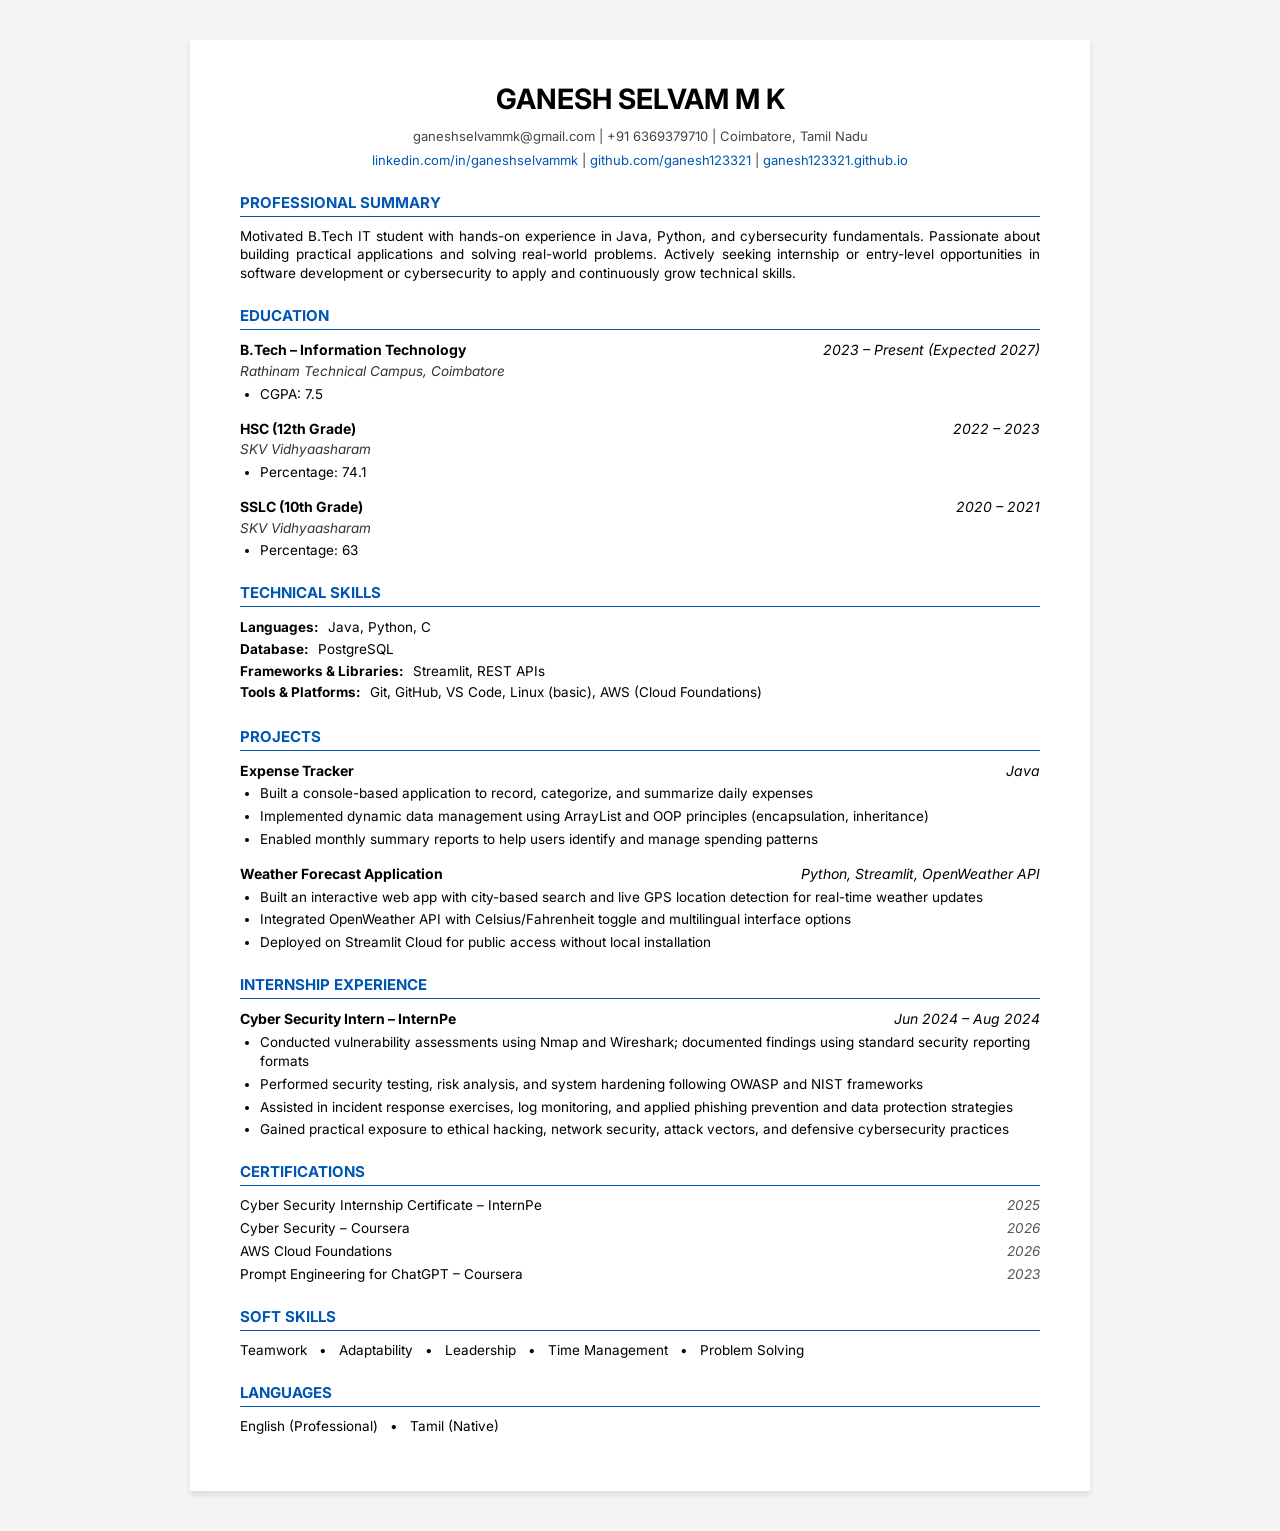
<file: resume.html>
<!DOCTYPE html>
<html lang="en">
<head>
    <meta charset="UTF-8">
    <meta name="viewport" content="width=device-width, initial-scale=1.0">
    <title>Ganesh Selvam M K - Resume</title>
    <link href="https://fonts.googleapis.com/css2?family=Inter:wght@400;600;700&display=swap" rel="stylesheet">
    <style>
        body {
            font-family: 'Inter', sans-serif;
            background-color: #f4f4f5;
            color: #000;
            margin: 0;
            padding: 40px 20px;
            line-height: 1.4;
        }
        .resume-container {
            max-width: 800px;
            margin: 0 auto;
            background-color: #fff;
            padding: 40px 50px;
            box-shadow: 0 4px 6px rgba(0,0,0,0.1);
        }
        .header {
            text-align: center;
            margin-bottom: 20px;
        }
        .header h1 {
            font-size: 28px;
            margin: 0 0 8px 0;
            font-weight: 700;
            text-transform: uppercase;
        }
        .contact-info {
            font-size: 13px;
            color: #444;
            margin-bottom: 6px;
        }
        .contact-info a {
            color: #0056b3;
            text-decoration: none;
        }
        .contact-info a:hover {
            text-decoration: underline;
        }
        .section-title {
            font-size: 15px;
            font-weight: 700;
            text-transform: uppercase;
            color: #0056b3;
            border-bottom: 1.5px solid #0056b3;
            padding-bottom: 3px;
            margin-top: 22px;
            margin-bottom: 10px;
        }
        .content-block {
            margin-bottom: 15px;
        }
        .content-text {
            font-size: 13.5px;
            text-align: justify;
            margin: 0;
        }
        .flex-between {
            display: flex;
            justify-content: space-between;
            align-items: flex-start;
            font-size: 14px;
        }
        .bold {
            font-weight: 700;
        }
        .italic {
            font-style: italic;
        }
        .item-subtitle {
            font-size: 13.5px;
            font-style: italic;
            color: #333;
            margin-top: 2px;
            margin-bottom: 2px;
        }
        ul {
            margin: 4px 0 0 0;
            padding-left: 20px;
            font-size: 13.5px;
        }
        li {
            margin-bottom: 4px;
        }
        .skills-list {
            font-size: 13.5px;
            line-height: 1.6;
        }
        .skills-list span.bold {
            margin-right: 5px;
        }
        .cert-item {
            display: flex;
            justify-content: space-between;
            font-size: 13.5px;
            margin-bottom: 4px;
        }
        .cert-date {
            font-style: italic;
            color: #555;
        }
        .bullet-separator {
            margin: 0 8px;
        }
    </style>
</head>
<body>
    <div class="resume-container">
        <div class="header">
            <h1>GANESH SELVAM M K</h1>
            <div class="contact-info">
                ganeshselvammk@gmail.com | +91 6369379710 | Coimbatore, Tamil Nadu
            </div>
            <div class="contact-info">
                <a href="https://linkedin.com/in/ganeshselvammk" target="_blank">linkedin.com/in/ganeshselvammk</a> | 
                <a href="https://github.com/ganesh123321" target="_blank">github.com/ganesh123321</a> | 
                <a href="https://ganesh123321.github.io" target="_blank">ganesh123321.github.io</a>
            </div>
        </div>

        <div class="section-title">PROFESSIONAL SUMMARY</div>
        <div class="content-block">
            <p class="content-text">Motivated B.Tech IT student with hands-on experience in Java, Python, and cybersecurity fundamentals. Passionate about building practical applications and solving real-world problems. Actively seeking internship or entry-level opportunities in software development or cybersecurity to apply and continuously grow technical skills.</p>
        </div>

        <div class="section-title">EDUCATION</div>
        <div class="content-block">
            <div class="flex-between">
                <div class="bold">B.Tech – Information Technology</div>
                <div class="italic">2023 – Present (Expected 2027)</div>
            </div>
            <div class="item-subtitle">Rathinam Technical Campus, Coimbatore</div>
            <ul>
                <li>CGPA: 7.5</li>
            </ul>
        </div>
        
        <div class="content-block">
            <div class="flex-between">
                <div class="bold">HSC (12th Grade)</div>
                <div class="italic">2022 – 2023</div>
            </div>
            <div class="item-subtitle">SKV Vidhyaasharam</div>
            <ul>
                <li>Percentage: 74.1</li>
            </ul>
        </div>
        
        <div class="content-block">
            <div class="flex-between">
                <div class="bold">SSLC (10th Grade)</div>
                <div class="italic">2020 – 2021</div>
            </div>
            <div class="item-subtitle">SKV Vidhyaasharam</div>
            <ul>
                <li>Percentage: 63</li>
            </ul>
        </div>

        <div class="section-title">TECHNICAL SKILLS</div>
        <div class="content-block skills-list">
            <div><span class="bold">Languages:</span> Java, Python, C</div>
            <div><span class="bold">Database:</span> PostgreSQL</div>
            <div><span class="bold">Frameworks & Libraries:</span> Streamlit, REST APIs</div>
            <div><span class="bold">Tools & Platforms:</span> Git, GitHub, VS Code, Linux (basic), AWS (Cloud Foundations)</div>
        </div>

        <div class="section-title">PROJECTS</div>
        <div class="content-block">
            <div class="flex-between">
                <div class="bold">Expense Tracker</div>
                <div class="italic">Java</div>
            </div>
            <ul>
                <li>Built a console-based application to record, categorize, and summarize daily expenses</li>
                <li>Implemented dynamic data management using ArrayList and OOP principles (encapsulation, inheritance)</li>
                <li>Enabled monthly summary reports to help users identify and manage spending patterns</li>
            </ul>
        </div>

        <div class="content-block">
            <div class="flex-between">
                <div class="bold">Weather Forecast Application</div>
                <div class="italic">Python, Streamlit, OpenWeather API</div>
            </div>
            <ul>
                <li>Built an interactive web app with city-based search and live GPS location detection for real-time weather updates</li>
                <li>Integrated OpenWeather API with Celsius/Fahrenheit toggle and multilingual interface options</li>
                <li>Deployed on Streamlit Cloud for public access without local installation</li>
            </ul>
        </div>

        <div class="section-title">INTERNSHIP EXPERIENCE</div>
        <div class="content-block">
            <div class="flex-between">
                <div class="bold">Cyber Security Intern – InternPe</div>
                <div class="italic">Jun 2024 – Aug 2024</div>
            </div>
            <ul>
                <li>Conducted vulnerability assessments using Nmap and Wireshark; documented findings using standard security reporting formats</li>
                <li>Performed security testing, risk analysis, and system hardening following OWASP and NIST frameworks</li>
                <li>Assisted in incident response exercises, log monitoring, and applied phishing prevention and data protection strategies</li>
                <li>Gained practical exposure to ethical hacking, network security, attack vectors, and defensive cybersecurity practices</li>
            </ul>
        </div>

        <div class="section-title">CERTIFICATIONS</div>
        <div class="content-block">
            <div class="cert-item">
                <div>Cyber Security Internship Certificate – InternPe</div>
                <div class="cert-date">2025</div>
            </div>
            <div class="cert-item">
                <div>Cyber Security – Coursera</div>
                <div class="cert-date">2026</div>
            </div>
            <div class="cert-item">
                <div>AWS Cloud Foundations</div>
                <div class="cert-date">2026</div>
            </div>
            <div class="cert-item">
                <div>Prompt Engineering for ChatGPT – Coursera</div>
                <div class="cert-date">2023</div>
            </div>
        </div>

        <div class="section-title">SOFT SKILLS</div>
        <div class="content-block">
            <div class="content-text">
                Teamwork <span class="bullet-separator">•</span> Adaptability <span class="bullet-separator">•</span> Leadership <span class="bullet-separator">•</span> Time Management <span class="bullet-separator">•</span> Problem Solving
            </div>
        </div>

        <div class="section-title">LANGUAGES</div>
        <div class="content-block">
            <div class="content-text">
                English (Professional) <span class="bullet-separator">•</span> Tamil (Native)
            </div>
        </div>
    </div>
</body>
</html>
</file>
